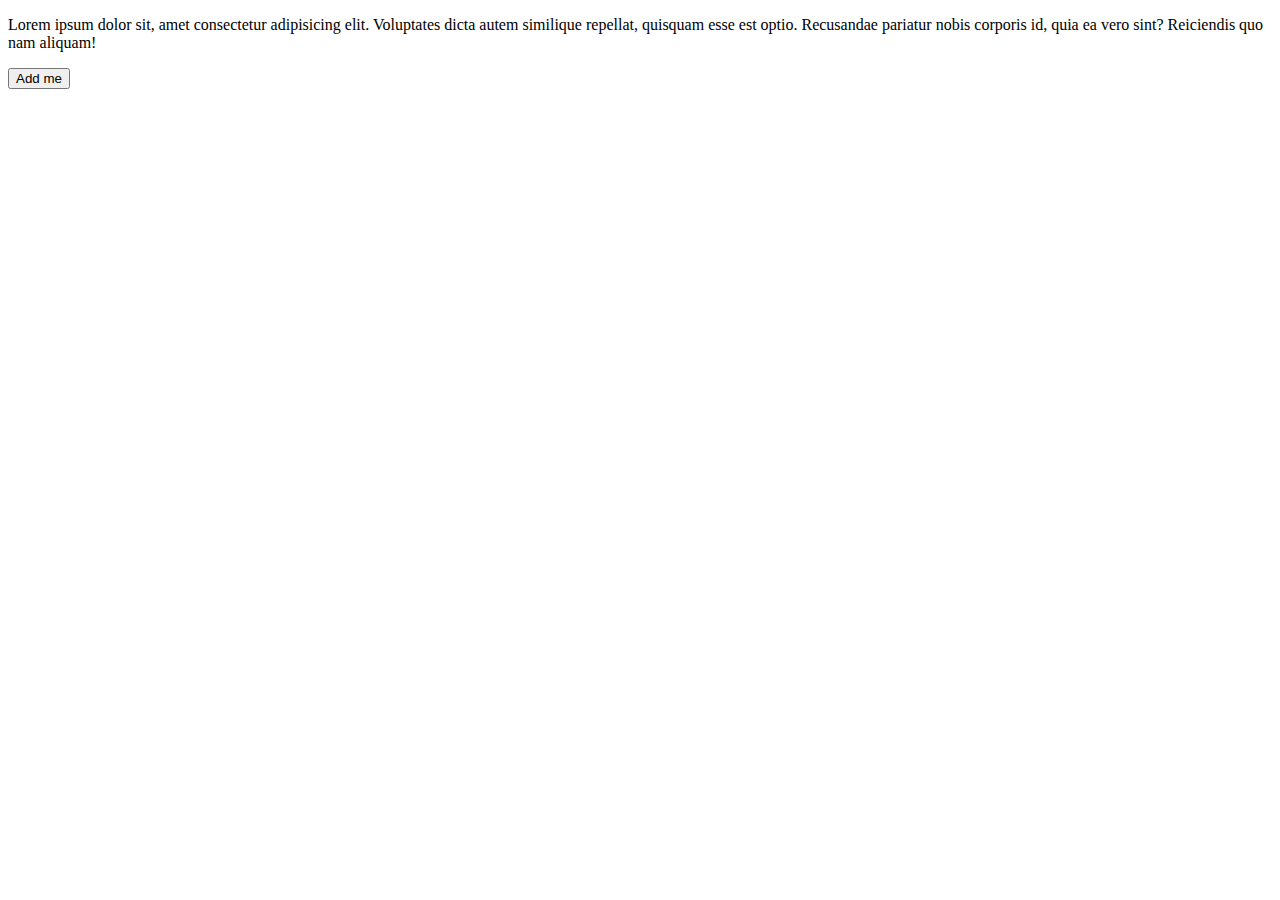
<file: contact.html>
<!DOCTYPE html>
<html lang="en">

<head>
    <meta charset="UTF-8">
    <meta name="viewport" content="width=device-width, initial-scale=1.0">
    <title>Contanct me</title>
</head>

<body>
    <p>Lorem ipsum dolor sit, amet consectetur adipisicing elit. Voluptates dicta autem similique repellat, quisquam
        esse est optio. Recusandae pariatur nobis corporis id, quia ea vero sint? Reiciendis quo nam aliquam!</p>
    <button>Add me</button>
</body>

</html>
</file>
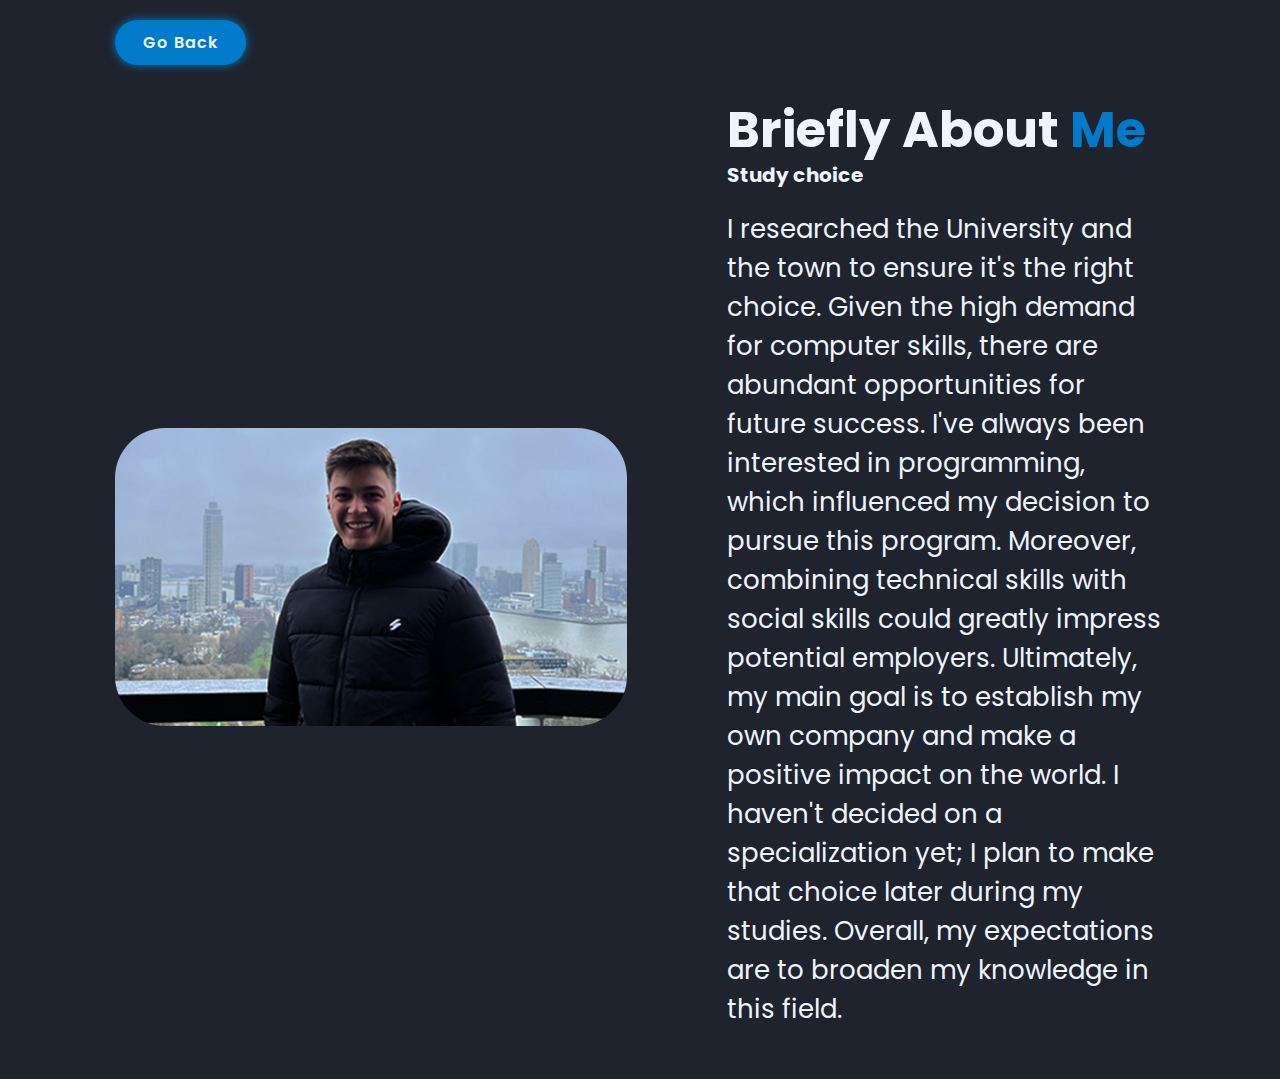
<file: Blogs/blog1.html>
<!DOCTYPE html>
<html lang="en">

<head>
    <meta charset="UTF-8">
    <meta http-equiv="X-UA-Compatible" content="IE=edge">
    <meta name="viewport" content="width=device-width, initial-scale=1.0">
    <meta name="author" content="Ivan Karev">
    <meta name="description" content="This is my portfolio website form which you can learn more about me.">
    <title>First blog</title>

    <!-- box icons -->
    <link href='https://unpkg.com/boxicons@2.1.4/css/boxicons.min.css' rel='stylesheet'>

    <!-- bootstrap -->
    <link href="https://cdn.jsdelivr.net/npm/bootstrap@5.2.3/dist/css/bootstrap.min.css">

    <!-- custom css -->
    <link rel="stylesheet" href="/style.css">

</head>

<body>

    <!--header desing-->
    <header class="header">
        <button class="btn" onclick="history.back()">Go Back</button>
    </header>

    <!-- blog content -->
    <section class="blog-page" id="blog">
        <div class="blog-img">
            <img src="/images/blog1.jpg" alt="">
        </div>

        <div class="blog-content">
            <h2 class="heading">Briefly About <span>Me</span></h2>
            <h1>Study choice</h1>
            <p>I researched the University and the town to ensure it's the right choice. Given the high demand for
                computer skills, there are abundant opportunities for future success. I've always been interested in
                programming, which influenced my decision to pursue this program. Moreover, combining technical skills
                with social skills could greatly impress potential employers. Ultimately, my main goal is to establish
                my own company and make a positive impact on the world. I haven't decided on a specialization yet; I
                plan to make that choice later during my studies. Overall, my expectations are to broaden my knowledge
                in this field.</p>
            <p></p>
        </div>
    </section>

</body>

</html>
</file>
<file: style.css>
@import url('https://fonts.googleapis.com/css2?family=Poppins:wght@300;400;500;600;700;800;900&display=swap');

* {
    margin: 0;
    padding: 0;
    box-sizing: border-box;
    text-decoration: none;
    border: none;
    outline: none;
    scroll-behavior: smooth;
    font-family: 'Poppins', sans-serif;
}

:root {
    --bg-color: #1f232d;
    --second-bg-color: #313743;
    --text-color: #eff4fd;
    --main-color: #017ac9;
}

html {
    font-size: 62.5%;
    overflow-x: hidden;
}

body {
    background: var(--bg-color);
    color: var(--text-color);
}

section {
    min-height: 100vh;
    padding: 10rem 9% 2rem;
}

.header {
    position: fixed;
    top: 0;
    left: 0;
    width: 100%;
    padding: 2rem 9%;
    background: var(--bg-color);
    display: flex;
    justify-content: space-between;
    align-items: center;
    z-index: 100;
}

.header.sticky {
    border-bottom: .3rem solid rgba(0, 0, 0, .2);
}

.navbar a {
    font-size: 1.7rem;
    color: var(--text-color);
    margin-left: 4rem;
    transition: .3s;
}

.navbar a:hover,
.navbar a.active {
    color: var(--main-color);
}

#menu-icon {
    font-size: 3.6rem;
    color: var(--text-color);
    display: none;
}

/* Home page css */

.home {
    display: flex;
    justify-content: space-between;
    align-items: center;
}

.home-img img {
    width: 40vw;
    animation: floatImage 4s ease-in-out infinite;
}

@keyframes floatImage {
    0% {
        transform: translateY(0);
    }
    50% {
        transform: translateY(-2.4rem);
    }
    100% {
        transform: translateY(0);
    }
}

.home-content h3 {
    font-size: 3.2rem;
    font-weight: 700;
}

.home-content h3:nth-of-type(2) {
    margin-bottom: 2rem;
}

span {
    color: var(--main-color);
}

.home-content h1 {
    font-size: 5.6rem;
    font-weight: 700;
    line-height: 1.3;
}

.home-content p {
    font-size: 2rem;
}

.social-media a {
    display: inline-flex;
    justify-content: center;
    align-items: center;
    width: 4rem;
    height: 4rem;
    background: transparent;
    border: .2rem solid var(--main-color);
    border-radius: 50%;
    font-size: 2rem;
    color: var(--main-color);
    margin: 3rem 1.5rem 3rem 0;
    transition: .5s ease;
}

.social-media a:hover {
    background: var(--main-color);
    color: var(--second-bg-color);
    box-shadow: 0 0 1rem var(--main-color);
}

.btn {
    display: inline-block;
    padding: 1rem 2.8rem;
    background: var(--main-color);
    border-radius: 4rem;
    box-shadow: 0 0 1rem var(--main-color);
    font-size: 1.6rem;
    color: var(--text-color);
    letter-spacing: .1rem;
    font-weight: 600;
    transition: .5s ease;
}

.btn:hover {
    box-shadow: none;
    cursor: pointer;
}

/* About page css */

.about {
    display: flex;
    justify-content: center;
    align-items: center;
    gap: 2rem;
    background: var(--second-bg-color);
}

.about-img img {
    width: 40vw;
}

.heading {
    text-align: center;
    font-size: 5rem;
}

.about-content h2 {
    text-align: left;
    line-height: 1.2;
}

.about-content h3 {
    font-size: 3.6rem;
}

.about-content p {
    font-size: 2.6rem;
    margin: 2rem 0 3rem;
}

.about-content #dots, #more {
    color: var(--text-color);
}

.about-content #read-more-btn {
    display: inline-block;
    padding: 1rem 2.8rem;
    background: var(--main-color);
    border-radius: 4rem;
    box-shadow: 0 0 1rem var(--main-color);
    font-size: 1.6rem;
    color: var(--text-color);
    letter-spacing: .1rem;
    font-weight: 600;
    transition: .5s ease;
}

.about-content #more {
    display: none;
}

/* Dashboard page css */

.dashboard {
    display: flex;
    gap: 2rem;
    flex-direction: column;
    justify-content: center;
    align-items: center;
}

table,
th,
td {
    border: 1px solid;
    border-color: #eff4fd;
    border-collapse: collapse;
}

table,
th,
td {
    color: #ffffff;
    padding: 5px;
    text-align: left;
    vertical-align: center;
}

th {
    background-color: #015293;
}

table {
    overflow-x: auto;
    background-color: #017ac9;
    font-size: 15px;
}

tbody:nth-child(odd) {
    background: #06619d;
}

/* Dashboard progress bar */
.nbsa {
    border: 3px solid #015293;
    border-radius: 20px;
    padding: 15px 15px 15px 15px;
    background-color: var(--main-color);
    color: #ffffff;
    accent-color: #015293;
    font-size: 30px;
}

.nbsa p {
    color: #ffffff;
    font-size: 20px;
    position: relative;
    text-align: center;
}

.nbsa span {
    color: #015293;
    font-size:25px;
    text-shadow:
   -0.5px -0.5px 0 #000,  
    0.5px -0.5px 0 #000,
    -0.5px 0.5px 0 #000,
     0.5px 0.5px 0 #000;
    font-weight: bold;
}

/* Faq page css */

.faq {
    background: var(--second-bg-color);
    color: var(--text-color);
    margin: 0 auto;
    display: flex;
    flex-direction: column;
    align-items: center;
}

.faq-heading {
    margin-bottom: 4rem;
    align-items: center;
}

.faq-container {
    width: 80%;
    margin-top: 2rem;
    padding-bottom: 2rem;
}

.faq .question {
    padding-bottom: 2rem;
    padding-top: 2rem;
    display: flex;
    justify-content: space-between;
    align-items: center;
    cursor: pointer;
    border-bottom: 2px solid var(--bg-color);
}

.question h3 {
    font-size: 2.2rem;
}

.answer {
    max-height: 0;
    overflow: hidden;
    transition: 1.4s ease;
}

.answer p {
    padding-top: 1rem;
    line-height: 2.2rem;
    font-size: 1.7rem;
}

.answer p a {
    text-decoration: underline;
    color: var(--main-color);
}

.question.active .answer {
    max-height: 300px;
    animation: fade 1s ease-in-out;
    border-bottom: 2px solid var(--bg-color);
}

.question.active svg {
    transform: rotate(180deg);
}

.question svg {
    transition: transform .5s ease-in;
}

@keyframes fade {
    from {
        opacity: 0;
        transform: translateY(-10px);
    }
    to {
        opacity: 1;
        transform: translateY(0);
    }
}

/* Blog page css */

.blog {
    background: var(--bg-color);
    color: var(--text-color)
}

.blog-heading {
    margin-bottom: 4rem;
    align-items: center;
}

.blog-container {
    display: grid;
    grid-template-columns: repeat(3, 1fr);
    align-items: center;
    gap: 2.5rem;
}

.blog-container .blog-box {
    position: relative;
    border-radius: 2rem;
    box-shadow: 0 0 1rem var(--text-color);
    overflow: hidden;
    display: flex;
}

.blog-box img {
    width: 100%;
    transition: .5s ease;
}

.blog-box:hover img {
    transform: scale(1.1);
}

.blog-box .blog-layer {
    position: absolute;
    bottom: 0;
    left: 0;
    left: 0;
    width: 100%;
    height: 100%;
    background: linear-gradient(rgba(0, 0, 0, .1), var(--main-color));
    display: flex;
    justify-content: center;
    align-items: center;
    flex-direction: column;
    text-align: center;
    padding: 0 4rem;
    transform: translateY(100%);
    transition: .5s ease;
}

.blog-box:hover .blog-layer {
    transform: translateY(0);
}

.blog-layer h4 {
    font-size: 3rem;
}

.blog-layer p {
    font-size: 1.6rem;
    margin: .3rem 0 1rem;
}

.blog-layer a {
    display: inline-flex;
    justify-content: center;
    align-items: center;
    width: 5rem;
    height: 5rem;
    background: var(--text-color);
    border-radius: 50%;
}

.blog-layer a i {
    font-size: 2rem;
    color: var(--second-bg-color);
}

/* Blog page css */
.blog-page {
    display: flex;
    justify-content: center;
    align-items: center;
    gap: 10rem;
    background: var(--main-bg-color);
}

.blog-img img {
    width: 40vw;
    border-radius: 5rem;
}

.heading {
    text-align: center;
    font-size: 5rem;
}

.blog-content h2 {
    text-align: left;
    line-height: 1.2;
}

.blog-content p {
    font-size: 2.6rem;
    margin: 2rem 0 3rem;
}

/* Footer css */

.footer {
    display: flex;
    justify-content: space-between;
    align-items: center;
    flex-wrap: wrap;
    padding: 2rem 9%;
    background: var(--second-bg-color);
    border-top: .3rem solid rgba(0, 0, 0, .2);
}

.footer-text p {
    font-size: 1.6rem;
}

.footer-iconTop a {
    display: inline-flex;
    justify-content: space-between;
    align-items: center;
    padding: .8rem;
    background: var(--main-color);
    border-radius: .8rem;
    transition: .5s ease;
}

.footer-iconTop a:hover {
    box-shadow: 0 0 1rem var(--main-color);
}

.footer-iconTop a i {
    font-size: 2.4rem;
    color: var(--text-color);
}

/* Breakpoints */
@media (max-width: 1200px) {
    html {
        font-size: 55%;
    }
}

@media (max-width: 991px) {
    .header {
        padding: 2rem 3%;
    }

    section {
        padding: 10rem 3% 2rem;
    }

    .footer {
        padding: 2rem 3%;
    }

    .blog-container {
        width: auto;
    }
}

@media (max-width: 768px) {
    #menu-icon {
        display: block;
    }

    .navbar {
        position: absolute;
        top: 100%;
        left: 0;
        width: 100%;
        padding: 1rem 3%;
        background: var(--bg-color);
        border-top: .1rem solid rgba(0, 0, 0, .2);
        box-shadow: 0 .5rem 1rem rgba(0, 0, 0, .2);
        display: none;
    }

    .navbar.active {
        display: block;
    }

    .navbar a {
        display: block;
        font-size: 2rem;
        margin: 3rem 0;
    }

    .home {
        flex-direction: column;
    }

    .home-content h3 {
        font-size: 2.6rem;
    }

    .home-content h1 {
        font-size: 5rem;
    }

    .home-img {
        width: 70vw;
        margin-top: 4rem;
    }

    .about {
        flex-direction: column-reverse;
    }

    .about img {
        width: 70vw;
        margin-top: 4rem;
    }

    .faq
    .blog h2 {
        margin-bottom: 3rem;
    }

    .blog-container {
        grid-template-columns: repeat(2, 1fr);
    }
}

@media (max-width: 617px) {
    .blog-container {
        grid-template-columns: 1fr;
    }
}

@media (max-width: 450px) {
    html {
        font-size: 50%;
    }
}

@media (max-width: 365px) {
    .home-img img {
        width: 90vw;
    }

    .about-img img {
        width: 90vw;
    }
}
</file>
